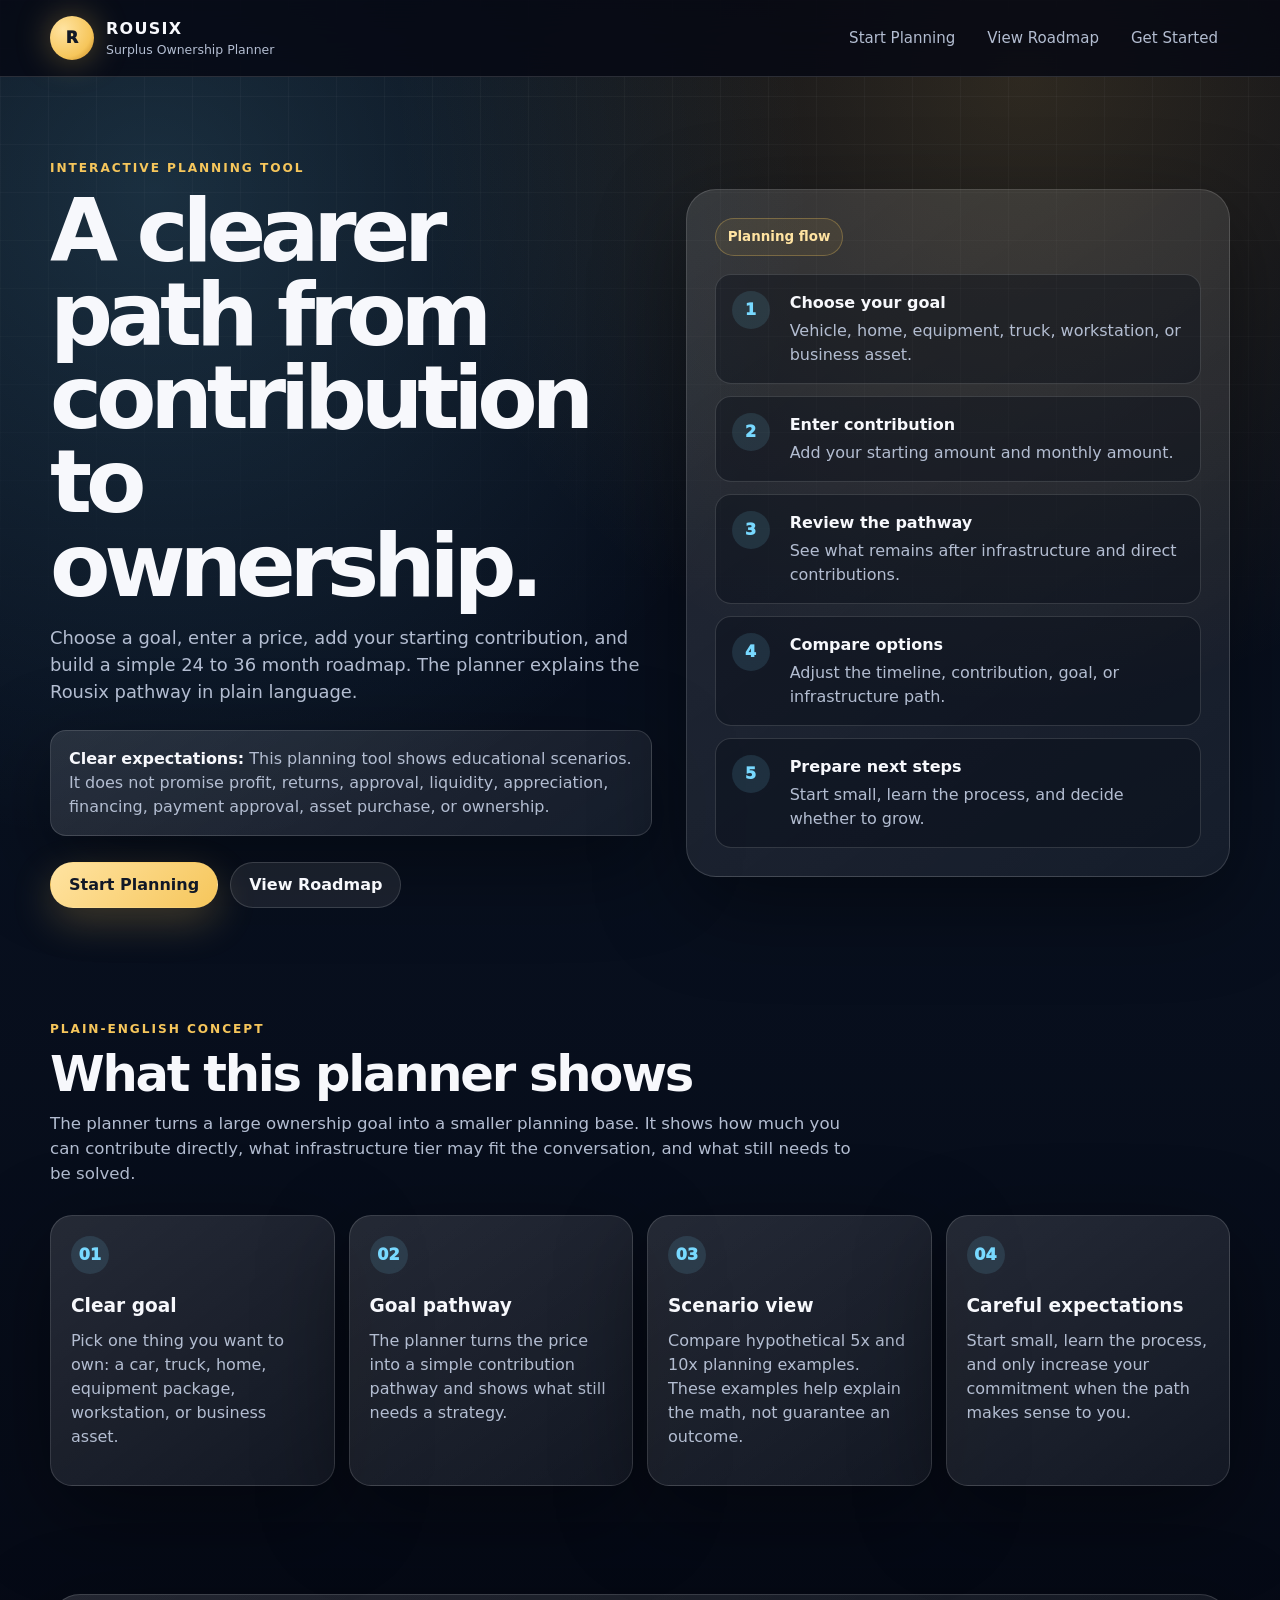
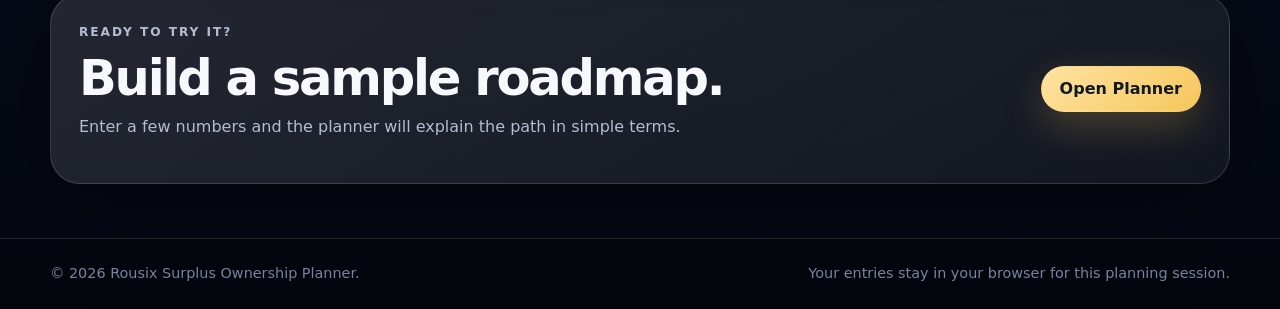
<file: index.html>
<!DOCTYPE html>
<html lang="en">
<head>
  <meta charset="UTF-8" />
  <meta name="viewport" content="width=device-width, initial-scale=1.0" />

  <title>Rousix Surplus Ownership Planner</title>

  <meta
    name="description"
    content="A simple surplus-based planning tool for cars, trucks, homes, equipment, and business goals."
  />

  <link rel="stylesheet" href="styles.css" />
</head>

<body>
  <header class="site-header">
    <div class="shell header-inner">
      <a class="brand" href="index.html">
        <span class="brand-mark">R</span>
        <span class="brand-text">
          <strong>Rousix</strong>
          <small>Surplus Ownership Planner</small>
        </span>
      </a>

      <nav class="nav-links" aria-label="Primary navigation">
        <a href="planner.html">Start Planning</a>
        <a href="roadmap.html">View Roadmap</a>
        <a href="get-started.html">Get Started</a>
      </nav>
    </div>
  </header>

  <main>
    <section class="hero-section">
      <div class="shell hero-grid">
        <div class="hero-copy">
          <p class="eyebrow">Interactive planning tool</p>

          <h1>A clearer path from contribution to ownership.</h1>

          <p class="hero-lede">
            Choose a goal, enter a price, add your starting contribution, and
            build a simple 24 to 36 month roadmap. The planner explains the
            Rousix pathway in plain language.
          </p>

          <div class="important-card">
            <strong>Clear expectations:</strong>
            This planning tool shows educational scenarios. It does not promise
            profit, returns, approval, liquidity, appreciation, financing,
            payment approval, asset purchase, or ownership.
          </div>

          <div class="hero-actions">
            <a class="button button-primary" href="planner.html">Start Planning</a>
            <a class="button button-secondary" href="roadmap.html">View Roadmap</a>
          </div>
        </div>

        <aside class="hero-panel">
          <div class="path-card">
            <span class="path-label">Planning flow</span>

            <ol class="simple-flow">
              <li>
                <span>1</span>
                <div>
                  <strong>Choose your goal</strong>
                  <p>Vehicle, home, equipment, truck, workstation, or business asset.</p>
                </div>
              </li>

              <li>
                <span>2</span>
                <div>
                  <strong>Enter contribution</strong>
                  <p>Add your starting amount and monthly amount.</p>
                </div>
              </li>

              <li>
                <span>3</span>
                <div>
                  <strong>Review the pathway</strong>
                  <p>See what remains after infrastructure and direct contributions.</p>
                </div>
              </li>

              <li>
                <span>4</span>
                <div>
                  <strong>Compare options</strong>
                  <p>Adjust the timeline, contribution, goal, or infrastructure path.</p>
                </div>
              </li>

              <li>
                <span>5</span>
                <div>
                  <strong>Prepare next steps</strong>
                  <p>Start small, learn the process, and decide whether to grow.</p>
                </div>
              </li>
            </ol>
          </div>
        </aside>
      </div>
    </section>

    <section class="section-block">
      <div class="shell">
        <div class="section-heading">
          <p class="eyebrow">Plain-English concept</p>

          <h2>What this planner shows</h2>

          <p>
            The planner turns a large ownership goal into a smaller planning
            base. It shows how much you can contribute directly, what
            infrastructure tier may fit the conversation, and what still needs
            to be solved.
          </p>
        </div>

        <div class="concept-grid">
          <article class="concept-card">
            <span>01</span>
            <h3>Clear goal</h3>
            <p>
              Pick one thing you want to own: a car, truck, home, equipment
              package, workstation, or business asset.
            </p>
          </article>

          <article class="concept-card">
            <span>02</span>
            <h3>Goal pathway</h3>
            <p>
              The planner turns the price into a simple contribution pathway
              and shows what still needs a strategy.
            </p>
          </article>

          <article class="concept-card">
            <span>03</span>
            <h3>Scenario view</h3>
            <p>
              Compare hypothetical 5x and 10x planning examples. These examples
              help explain the math, not guarantee an outcome.
            </p>
          </article>

          <article class="concept-card">
            <span>04</span>
            <h3>Careful expectations</h3>
            <p>
              Start small, learn the process, and only increase your commitment
              when the path makes sense to you.
            </p>
          </article>
        </div>
      </div>
    </section>

    <section class="section-block">
      <div class="shell">
        <div class="cta-panel">
          <div>
            <p class="eyebrow">Ready to try it?</p>
            <h2>Build a sample roadmap.</h2>
            <p>
              Enter a few numbers and the planner will explain the path in
              simple terms.
            </p>
          </div>

          <a class="button button-primary" href="planner.html">Open Planner</a>
        </div>
      </div>
    </section>
  </main>

  <footer class="site-footer">
    <div class="shell footer-inner">
      <p>© <span id="year"></span> Rousix Surplus Ownership Planner.</p>
      <p>Your entries stay in your browser for this planning session.</p>
    </div>
  </footer>

  <script src="app.js"></script>
</body>
</html>
</file>
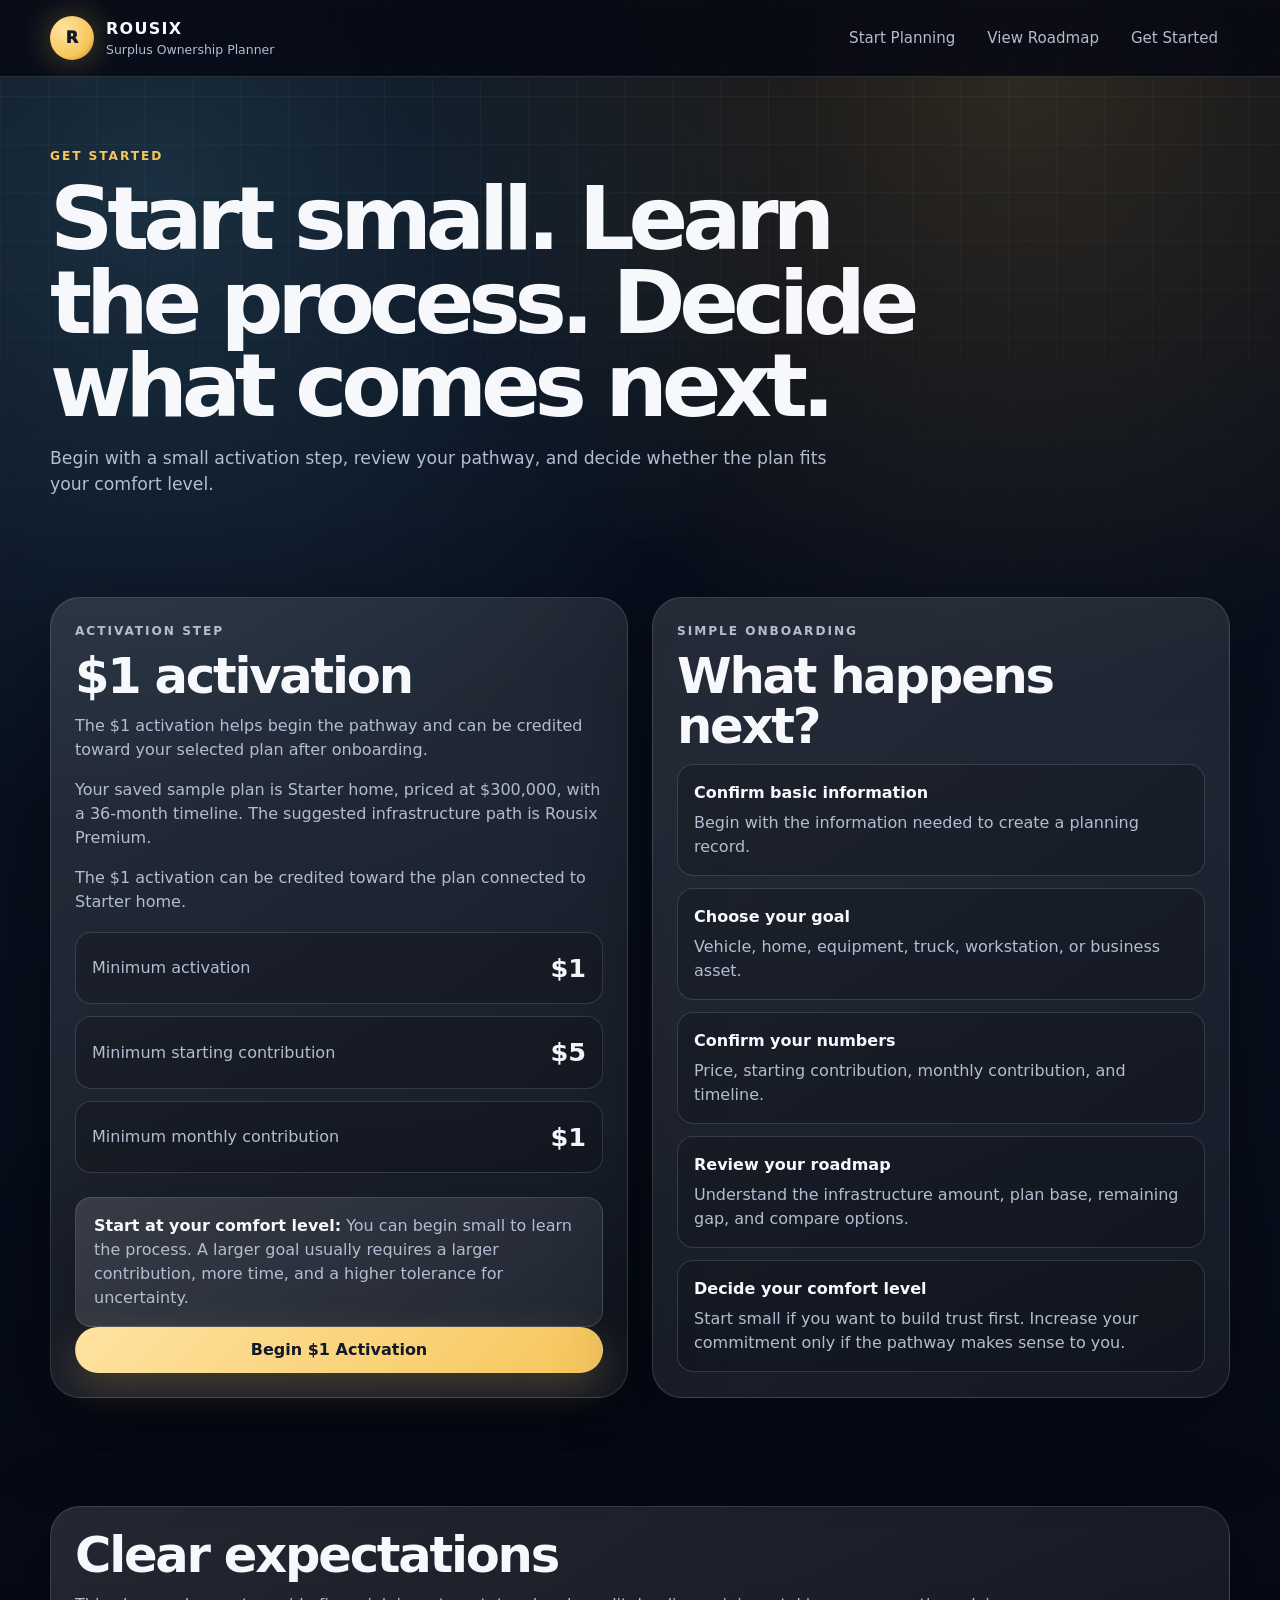
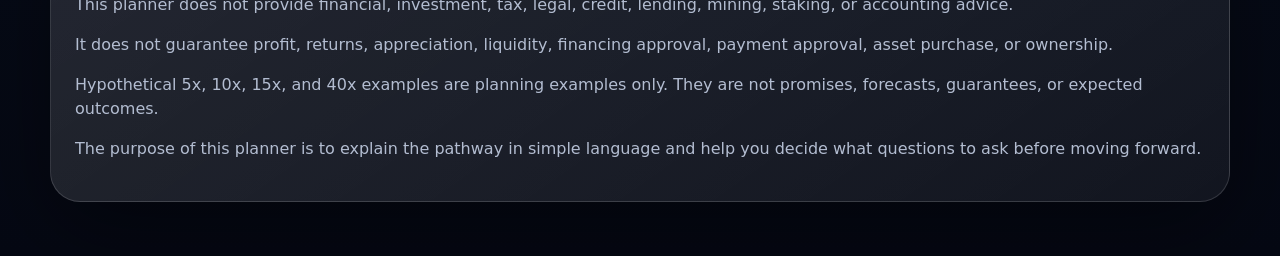
<file: get-started.html>
<!DOCTYPE html>
<html lang="en">
<head>
  <meta charset="UTF-8" />
  <meta name="viewport" content="width=device-width, initial-scale=1.0" />

  <title>Get Started | Rousix Surplus Ownership Planner</title>

  <link rel="stylesheet" href="styles.css" />
</head>

<body>
  <header class="site-header">
    <div class="shell header-inner">
      <a class="brand" href="index.html">
        <span class="brand-mark">R</span>
        <span class="brand-text">
          <strong>Rousix</strong>
          <small>Surplus Ownership Planner</small>
        </span>
      </a>

      <nav class="nav-links" aria-label="Primary navigation">
        <a href="planner.html">Start Planning</a>
        <a href="roadmap.html">View Roadmap</a>
        <a href="get-started.html">Get Started</a>
      </nav>
    </div>
  </header>

  <main>
    <section class="page-hero">
      <div class="shell">
        <p class="eyebrow">Get started</p>

        <h1>Start small. Learn the process. Decide what comes next.</h1>

        <p>
          Begin with a small activation step, review your pathway, and decide
          whether the plan fits your comfort level.
        </p>
      </div>
    </section>

    <section class="section-block">
      <div class="shell start-grid">
        <section class="start-card">
          <p class="eyebrow">Activation step</p>

          <h2>$1 activation</h2>

          <p>
            The $1 activation helps begin the pathway and can be credited toward
            your selected plan after onboarding.
          </p>

          <p id="activationPlanSummary">Your saved sample plan will appear here.</p>

          <p id="activationCreditText">
            The $1 activation can be credited toward your saved plan.
          </p>

          <div class="minimum-list">
            <div>
              <span>Minimum activation</span>
              <strong>$1</strong>
            </div>

            <div>
              <span>Minimum starting contribution</span>
              <strong>$5</strong>
            </div>

            <div>
              <span>Minimum monthly contribution</span>
              <strong>$1</strong>
            </div>
          </div>

          <div class="important-card">
            <strong>Start at your comfort level:</strong>
            You can begin small to learn the process. A larger goal usually
            requires a larger contribution, more time, and a higher tolerance
            for uncertainty.
          </div>

          <a id="activationButton" class="button button-primary full-button" href="#">
            Begin $1 Activation
          </a>
        </section>

        <aside class="start-card">
          <p class="eyebrow">Simple onboarding</p>

          <h2>What happens next?</h2>

          <ol class="vertical-steps">
            <li>
              <strong>Confirm basic information</strong>
              <p>Begin with the information needed to create a planning record.</p>
            </li>

            <li>
              <strong>Choose your goal</strong>
              <p>Vehicle, home, equipment, truck, workstation, or business asset.</p>
            </li>

            <li>
              <strong>Confirm your numbers</strong>
              <p>Price, starting contribution, monthly contribution, and timeline.</p>
            </li>

            <li>
              <strong>Review your roadmap</strong>
              <p>
                Understand the infrastructure amount, plan base, remaining gap,
                and compare options.
              </p>
            </li>

            <li>
              <strong>Decide your comfort level</strong>
              <p>
                Start small if you want to build trust first. Increase your
                commitment only if the pathway makes sense to you.
              </p>
            </li>
          </ol>
        </aside>
      </div>
    </section>

    <section class="section-block">
      <div class="shell">
        <div class="disclaimer-card">
          <h2>Clear expectations</h2>

          <p>
            This planner does not provide financial, investment, tax, legal,
            credit, lending, mining, staking, or accounting advice.
          </p>

          <p>
            It does not guarantee profit, returns, appreciation, liquidity,
            financing approval, payment approval, asset purchase, or ownership.
          </p>

          <p>
            Hypothetical 5x, 10x, 15x, and 40x examples are planning examples
            only. They are not promises, forecasts, guarantees, or expected
            outcomes.
          </p>

          <p>
            The purpose of this planner is to explain the pathway in simple
            language and help you decide what questions to ask before moving
            forward.
          </p>
        </div>
      </div>
    </section>
  </main>

  <script src="app.js"></script>
</body>
</html>
</file>
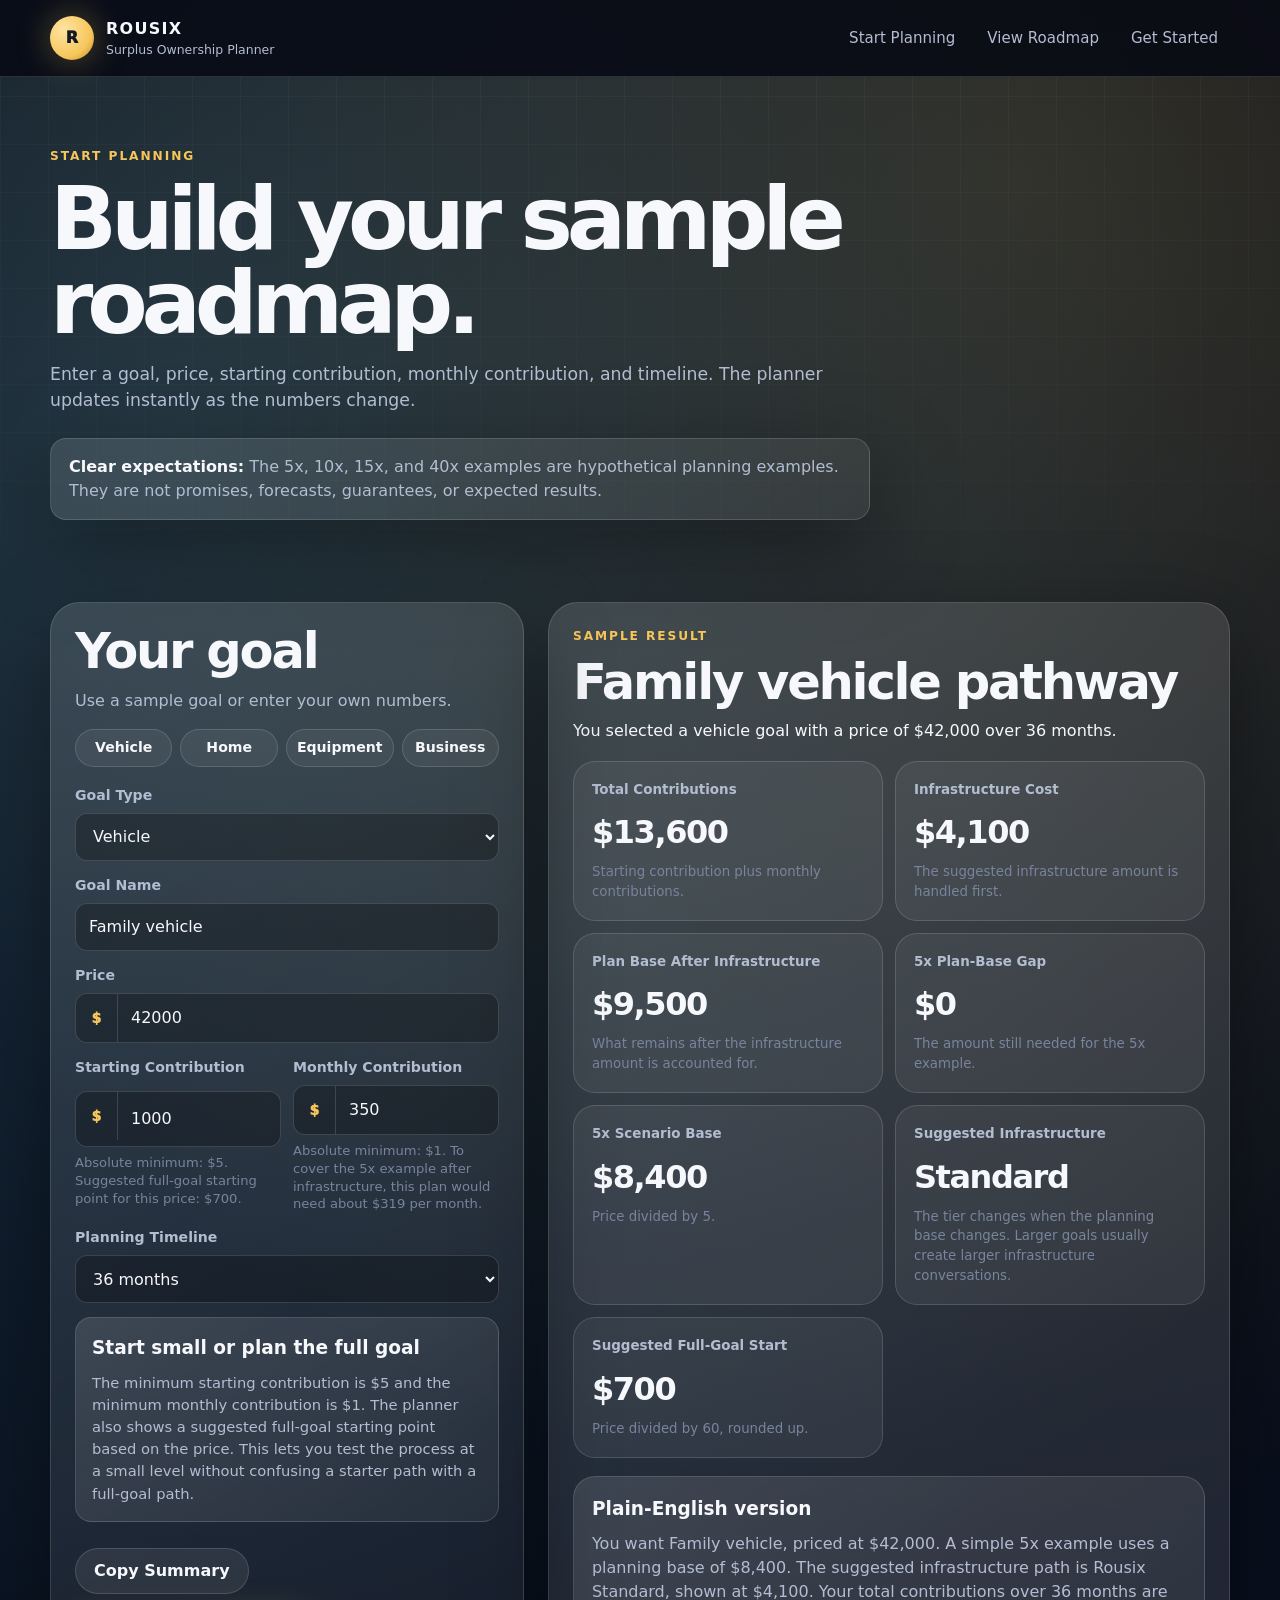
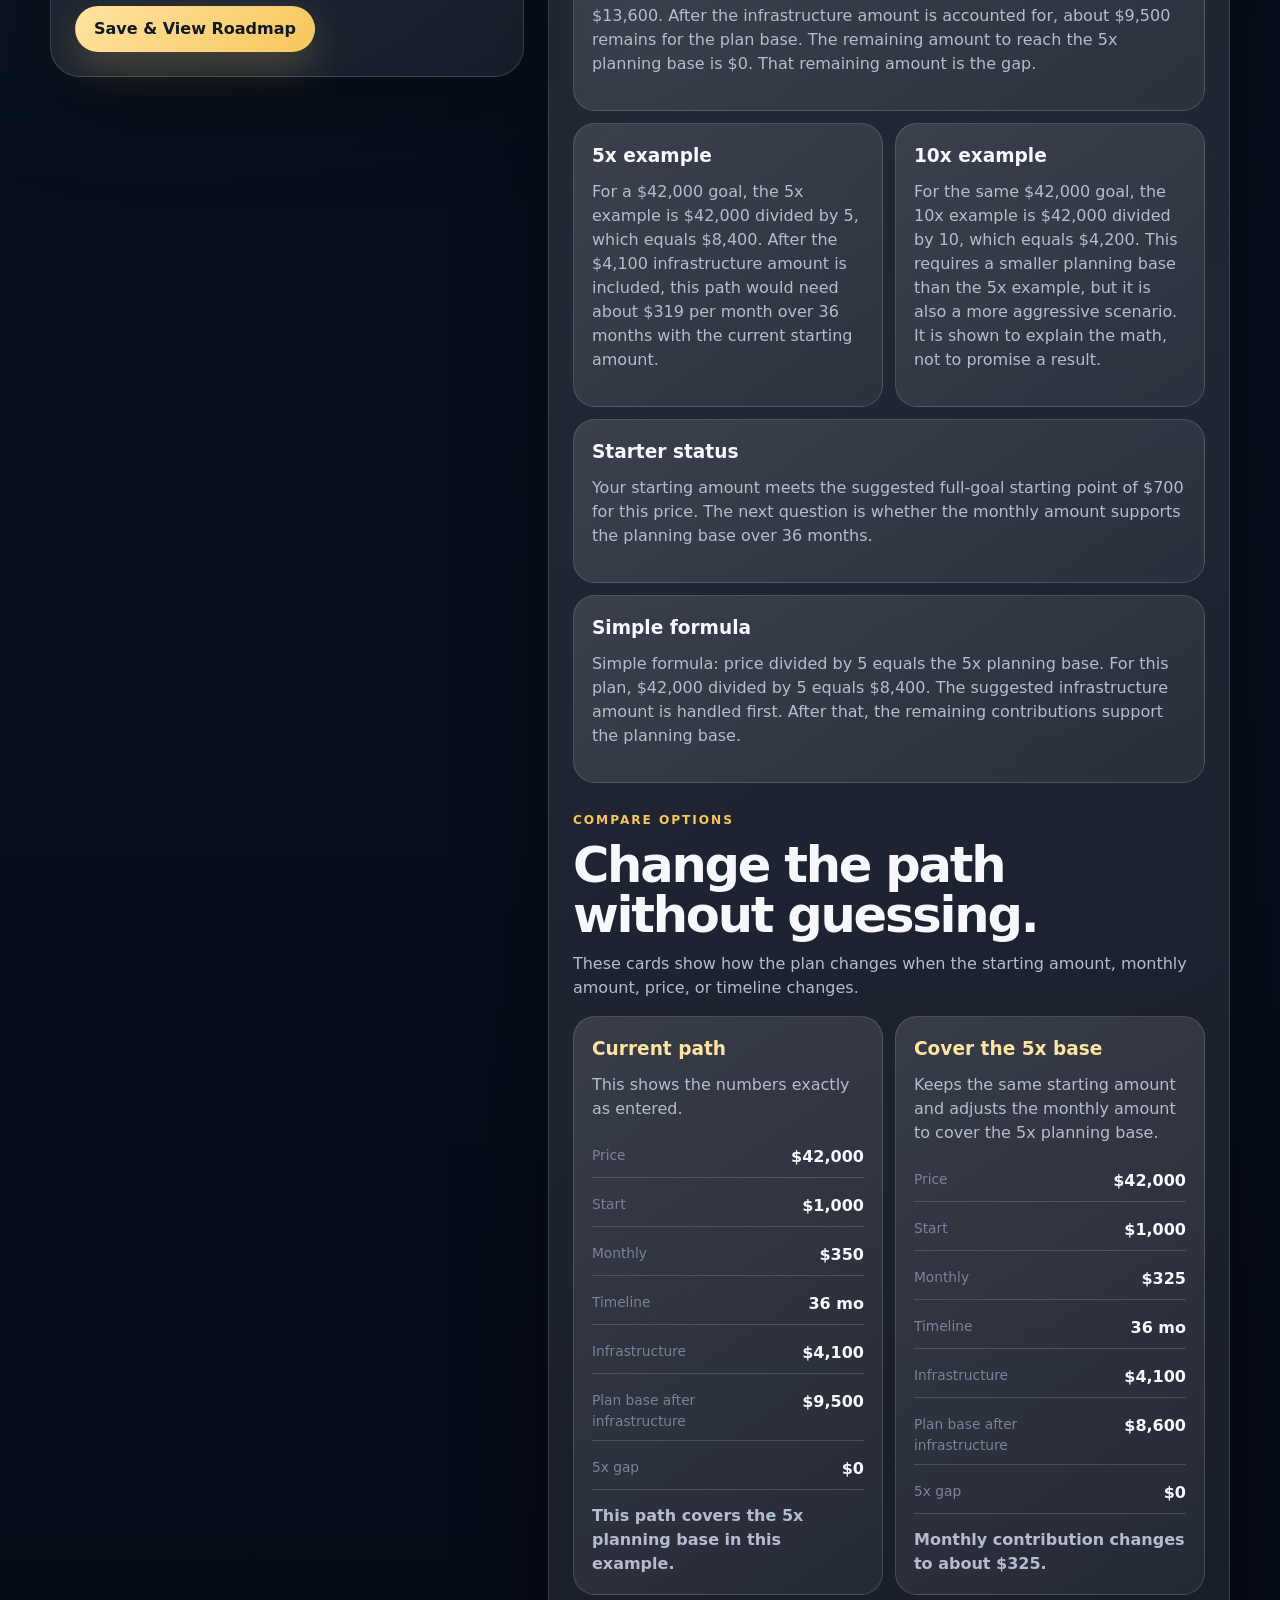
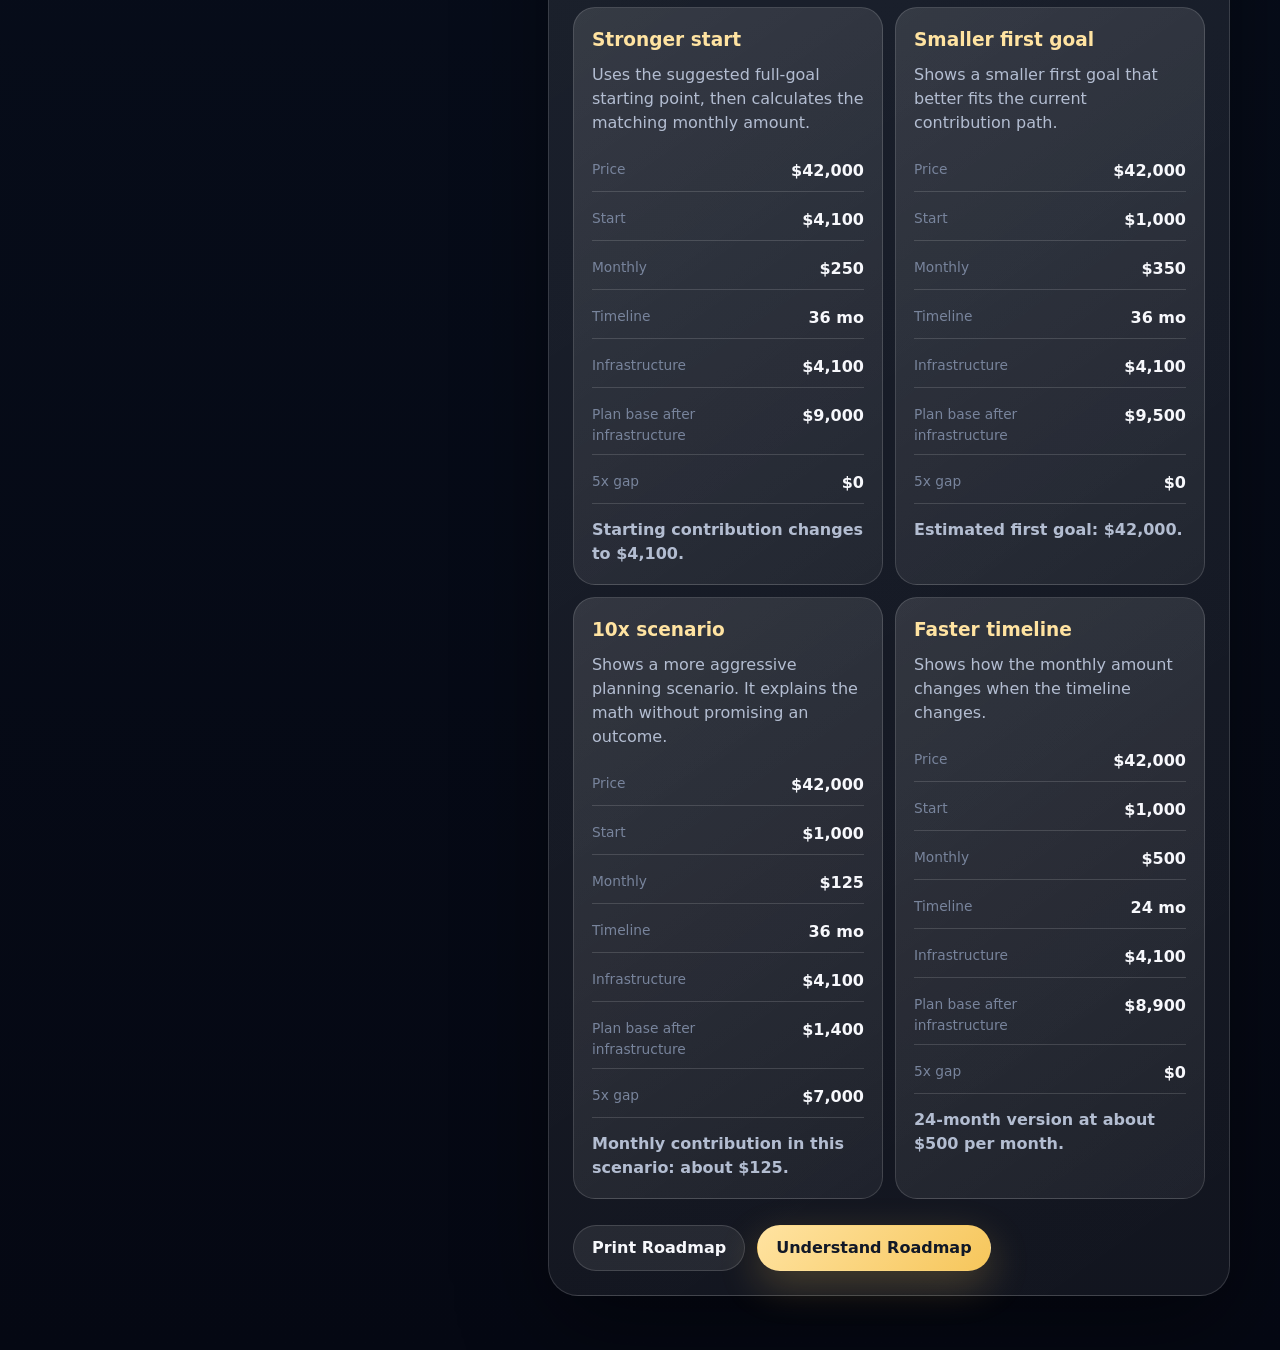
<file: planner.html>
<!DOCTYPE html>
<html lang="en">
<head>
  <meta charset="UTF-8" />
  <meta name="viewport" content="width=device-width, initial-scale=1.0" />

  <title>Start Planning | Rousix Surplus Ownership Planner</title>

  <link rel="stylesheet" href="styles.css" />
</head>

<body>
  <header class="site-header">
    <div class="shell header-inner">
      <a class="brand" href="index.html">
        <span class="brand-mark">R</span>
        <span class="brand-text">
          <strong>Rousix</strong>
          <small>Surplus Ownership Planner</small>
        </span>
      </a>

      <nav class="nav-links" aria-label="Primary navigation">
        <a href="planner.html">Start Planning</a>
        <a href="roadmap.html">View Roadmap</a>
        <a href="get-started.html">Get Started</a>
      </nav>
    </div>
  </header>

  <main>
    <section class="page-hero">
      <div class="shell">
        <p class="eyebrow">Start planning</p>

        <h1>Build your sample roadmap.</h1>

        <p>
          Enter a goal, price, starting contribution, monthly contribution, and
          timeline. The planner updates instantly as the numbers change.
        </p>

        <div class="important-card">
          <strong>Clear expectations:</strong>
          The 5x, 10x, 15x, and 40x examples are hypothetical planning examples.
          They are not promises, forecasts, guarantees, or expected results.
        </div>
      </div>
    </section>

    <section class="planner-section">
      <div class="shell planner-grid">
        <form id="plannerForm" class="planner-card">
          <div class="form-header">
            <h2>Your goal</h2>
            <p>Use a sample goal or enter your own numbers.</p>
          </div>

          <div class="sample-row" aria-label="Sample goal buttons">
            <button type="button" class="sample-button" data-sample="vehicle">
              Vehicle
            </button>
            <button type="button" class="sample-button" data-sample="home">
              Home
            </button>
            <button type="button" class="sample-button" data-sample="equipment">
              Equipment
            </button>
            <button type="button" class="sample-button" data-sample="business">
              Business
            </button>
          </div>

          <label class="field">
            <span>Goal Type</span>
            <select id="goalType">
              <option value="Vehicle" selected>Vehicle</option>
              <option value="Truck">Truck</option>
              <option value="Home">Home</option>
              <option value="Equipment">Equipment</option>
              <option value="Workstation">Workstation</option>
              <option value="Business Asset">Business Asset</option>
            </select>
          </label>

          <label class="field">
            <span>Goal Name</span>
            <input
              id="goalName"
              type="text"
              value="Family vehicle"
              maxlength="70"
              autocomplete="off"
            />
          </label>

          <label class="field">
            <span>Price</span>
            <div class="money-input">
              <span>$</span>
              <input
                id="price"
                type="number"
                min="0"
                step="500"
                value="42000"
              />
            </div>
          </label>

          <div class="field-grid">
            <label class="field">
              <span>Starting Contribution</span>
              <div class="money-input">
                <span>$</span>
                <input
                  id="startingContribution"
                  type="number"
                  min="5"
                  step="25"
                  value="1000"
                />
              </div>
              <small id="startingHelp" class="field-help">
                Absolute minimum: $5.
              </small>
            </label>

            <label class="field">
              <span>Monthly Contribution</span>
              <div class="money-input">
                <span>$</span>
                <input
                  id="monthlyContribution"
                  type="number"
                  min="1"
                  step="25"
                  value="350"
                />
              </div>
              <small id="monthlyHelp" class="field-help">
                Absolute minimum: $1.
              </small>
            </label>
          </div>

          <label class="field">
            <span>Planning Timeline</span>
            <select id="timelineMonths">
              <option value="24">24 months</option>
              <option value="30">30 months</option>
              <option value="36" selected>36 months</option>
            </select>
          </label>

          <div class="minimum-box">
            <h3>Start small or plan the full goal</h3>
            <p>
              The minimum starting contribution is $5 and the minimum monthly
              contribution is $1. The planner also shows a suggested full-goal
              starting point based on the price. This lets you test the process
              at a small level without confusing a starter path with a full-goal
              path.
            </p>
          </div>

          <div class="form-actions">
            <button type="button" id="copySummary" class="button button-secondary">
              Copy Summary
            </button>
            <button type="button" id="saveAndRoadmap" class="button button-primary">
              Save & View Roadmap
            </button>
          </div>
        </form>

        <section class="results-card" aria-live="polite">
          <p class="eyebrow">Sample result</p>

          <h2 id="resultTitle">Family vehicle pathway</h2>

          <p id="simpleSummary">Your plan will appear here.</p>

          <div class="metric-grid">
            <article class="metric-card">
              <span>Total Contributions</span>
              <strong id="directContribution">$0</strong>
              <small>Starting contribution plus monthly contributions.</small>
            </article>

            <article class="metric-card">
              <span>Infrastructure Cost</span>
              <strong id="infrastructureCost">$0</strong>
              <small>The suggested infrastructure amount is handled first.</small>
            </article>

            <article class="metric-card">
              <span>Plan Base After Infrastructure</span>
              <strong id="planBaseAfterInfrastructure">$0</strong>
              <small>What remains after the infrastructure amount is accounted for.</small>
            </article>

            <article class="metric-card">
              <span>5x Plan-Base Gap</span>
              <strong id="fiveXGap">$0</strong>
              <small>The amount still needed for the 5x example.</small>
            </article>

            <article class="metric-card">
              <span>5x Scenario Base</span>
              <strong id="fiveXBase">$0</strong>
              <small>Price divided by 5.</small>
            </article>

            <article class="metric-card">
              <span>Suggested Infrastructure</span>
              <strong id="suggestedTier">Standard</strong>
              <small id="tierReason">Based on price and planning base.</small>
            </article>

            <article class="metric-card">
              <span>Suggested Full-Goal Start</span>
              <strong id="goalMinimum">$0</strong>
              <small>Price divided by 60, rounded up.</small>
            </article>
          </div>

          <div class="scenario-panel">
            <h3>Plain-English version</h3>
            <p id="plainEnglish"></p>
          </div>

          <div class="scenario-grid">
            <article class="scenario-card">
              <h3>5x example</h3>
              <p id="fiveXText"></p>
            </article>

            <article class="scenario-card">
              <h3>10x example</h3>
              <p id="tenXText"></p>
            </article>
          </div>

          <div class="scenario-panel">
            <h3>Starter status</h3>
            <p id="starterStatus"></p>
          </div>

          <div class="scenario-panel">
            <h3>Simple formula</h3>
            <p id="formulaNote"></p>
          </div>

          <div class="compare-section-inline">
            <p class="eyebrow">Compare options</p>

            <h2>Change the path without guessing.</h2>

            <p class="muted-copy">
              These cards show how the plan changes when the starting amount,
              monthly amount, price, or timeline changes.
            </p>

            <div id="compareGrid" class="compare-grid"></div>
          </div>

          <div class="button-row">
            <button type="button" id="printPlan" class="button button-secondary">
              Print Roadmap
            </button>
            <a class="button button-primary" href="roadmap.html">
              Understand Roadmap
            </a>
          </div>
        </section>
      </div>
    </section>
  </main>

  <div id="toast" class="toast" role="status" aria-live="polite">
    Summary copied.
  </div>

  <script src="app.js"></script>
</body>
</html>
</file>
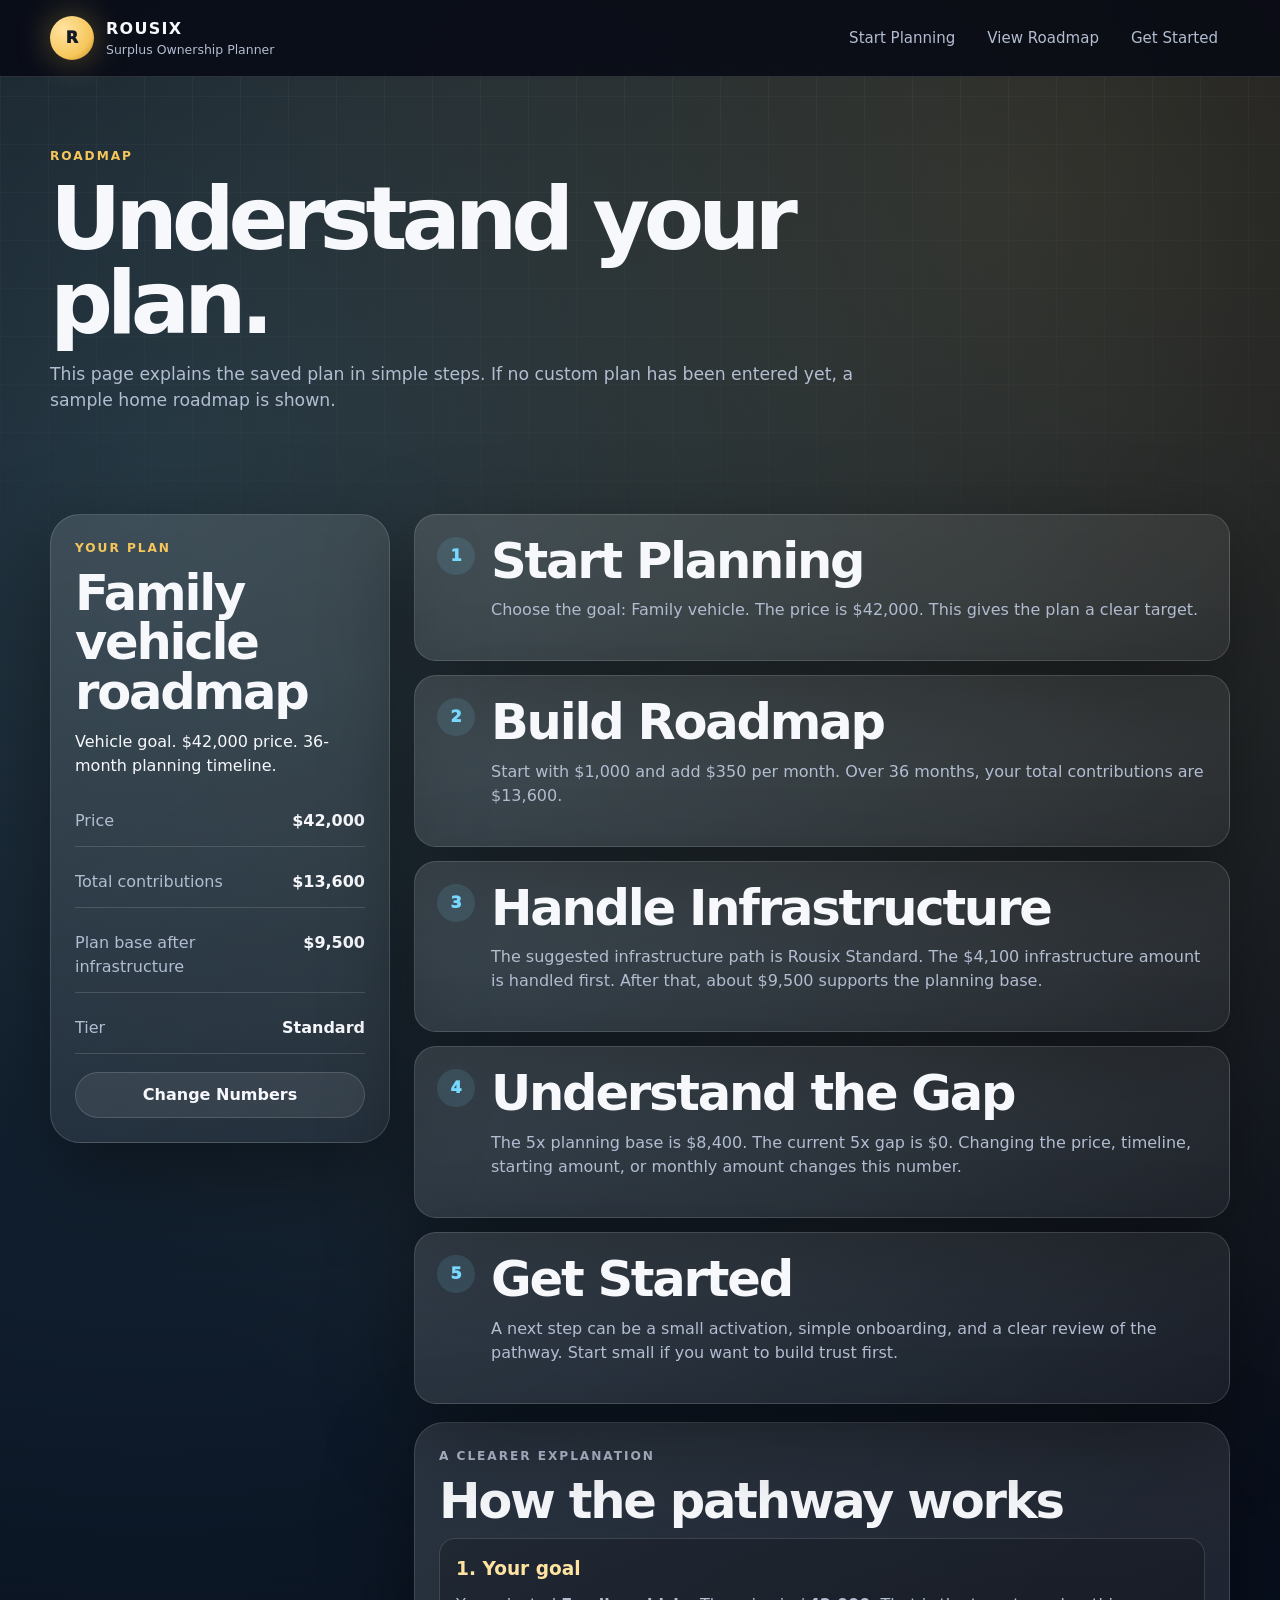
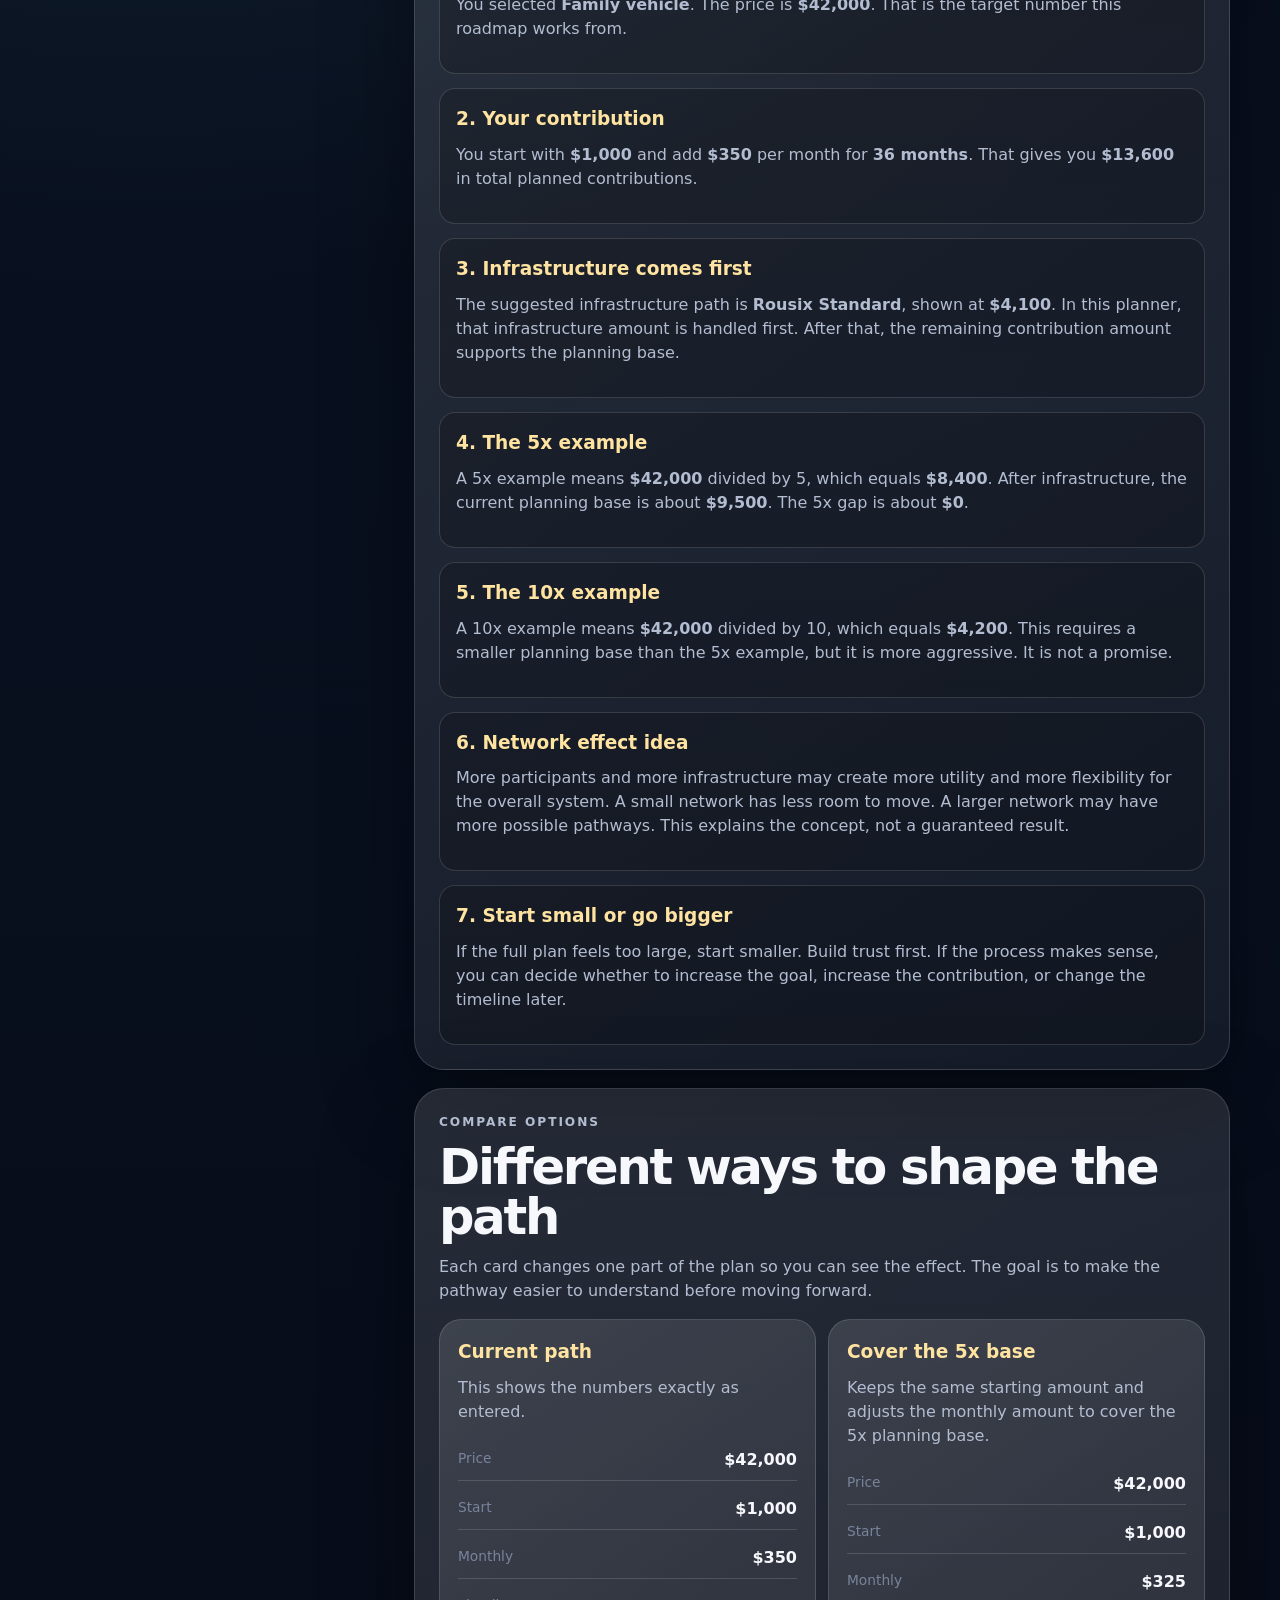
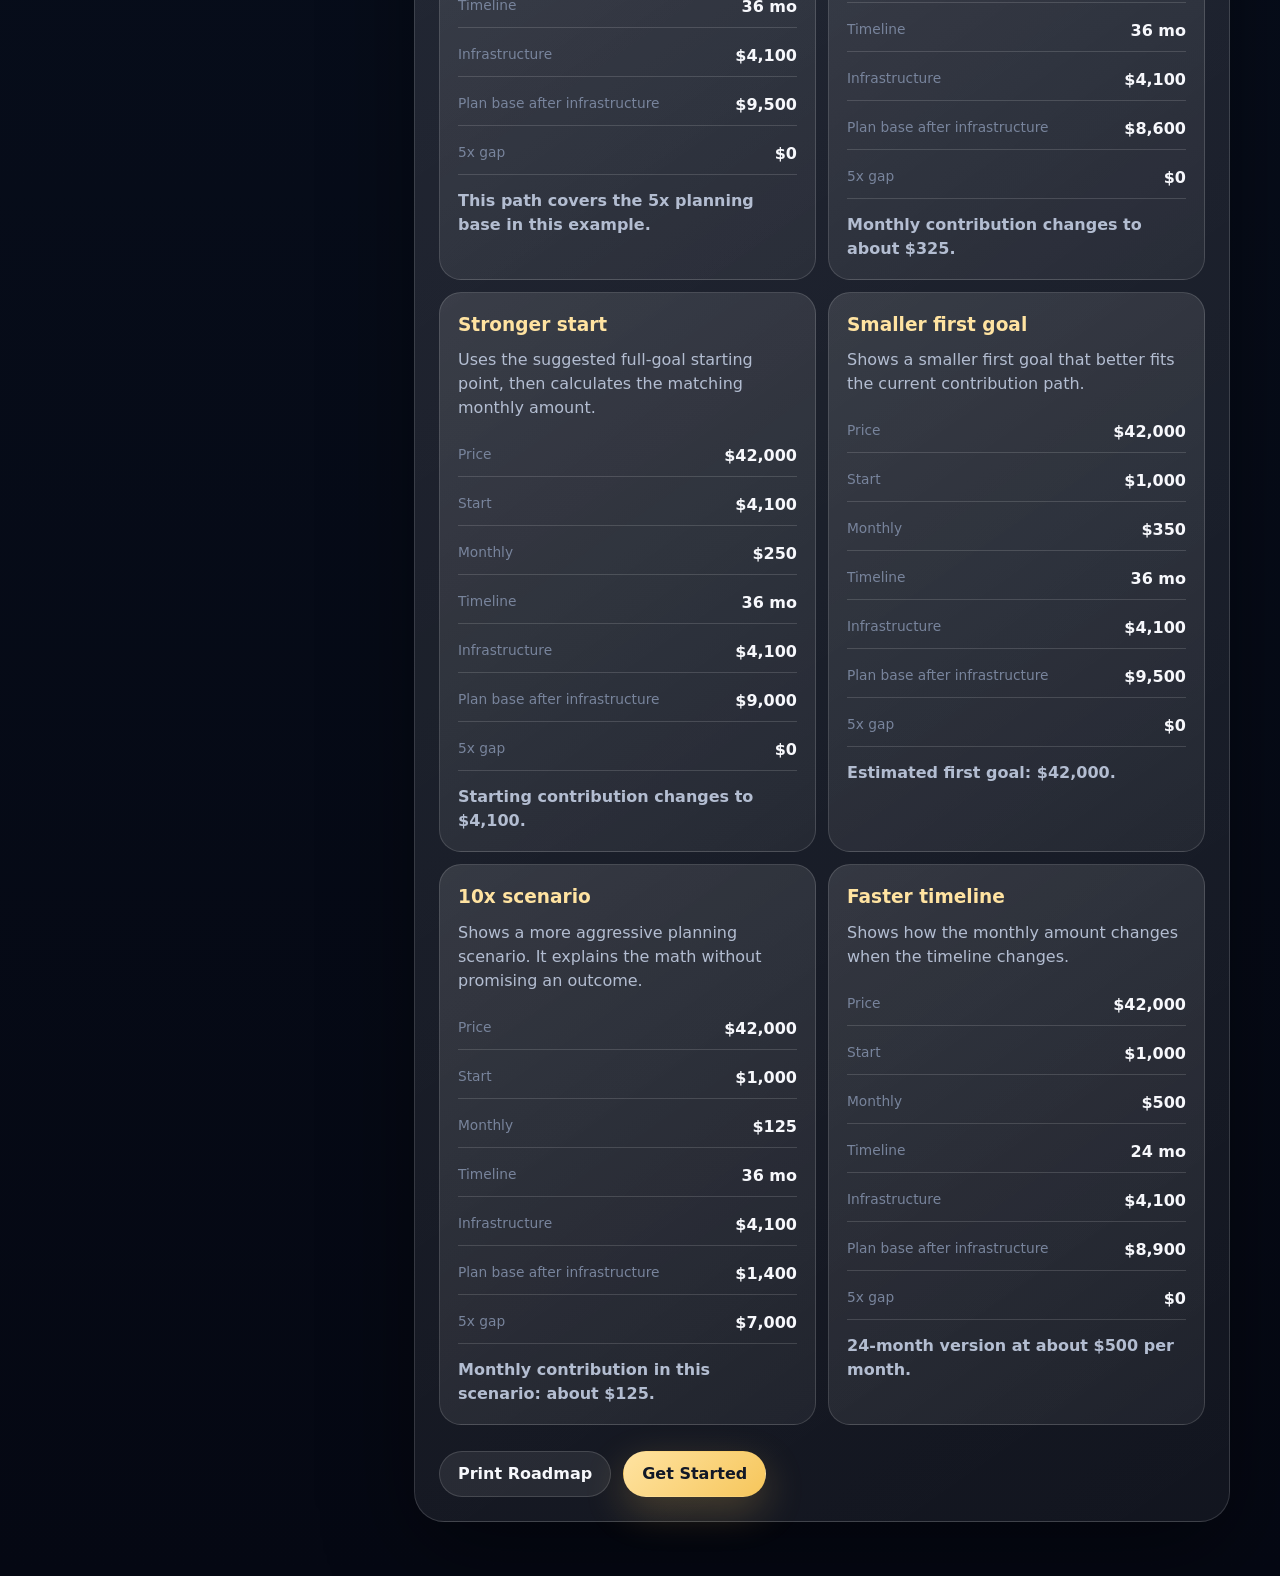
<file: roadmap.html>
<!DOCTYPE html>
<html lang="en">
<head>
  <meta charset="UTF-8" />
  <meta name="viewport" content="width=device-width, initial-scale=1.0" />

  <title>Roadmap | Rousix Surplus Ownership Planner</title>

  <link rel="stylesheet" href="styles.css" />
</head>

<body>
  <header class="site-header">
    <div class="shell header-inner">
      <a class="brand" href="index.html">
        <span class="brand-mark">R</span>
        <span class="brand-text">
          <strong>Rousix</strong>
          <small>Surplus Ownership Planner</small>
        </span>
      </a>

      <nav class="nav-links" aria-label="Primary navigation">
        <a href="planner.html">Start Planning</a>
        <a href="roadmap.html">View Roadmap</a>
        <a href="get-started.html">Get Started</a>
      </nav>
    </div>
  </header>

  <main>
    <section class="page-hero">
      <div class="shell">
        <p class="eyebrow">Roadmap</p>

        <h1>Understand your plan.</h1>

        <p>
          This page explains the saved plan in simple steps. If no custom plan
          has been entered yet, a sample home roadmap is shown.
        </p>
      </div>
    </section>

    <section class="roadmap-section">
      <div class="shell roadmap-layout">
        <aside class="summary-sidebar">
          <p class="eyebrow">Your plan</p>

          <h2 id="roadmapTitle">Sample roadmap</h2>

          <p id="roadmapSummary">Your saved plan will appear here.</p>

          <div class="mini-metrics">
            <div>
              <span>Price</span>
              <strong id="sidePrice">$0</strong>
            </div>

            <div>
              <span>Total contributions</span>
              <strong id="sideDirect">$0</strong>
            </div>

            <div>
              <span>Plan base after infrastructure</span>
              <strong id="sidePlanBase">$0</strong>
            </div>

            <div>
              <span>Tier</span>
              <strong id="sideTier">Standard</strong>
            </div>
          </div>

          <a class="button button-secondary full-button" href="planner.html">
            Change Numbers
          </a>
        </aside>

        <section class="roadmap-main">
          <div class="stage-stack">
            <article class="stage-card">
              <span class="stage-number">1</span>
              <h2>Start Planning</h2>
              <p id="stageOneText">Choose the goal and enter the price.</p>
            </article>

            <article class="stage-card">
              <span class="stage-number">2</span>
              <h2>Build Roadmap</h2>
              <p id="stageTwoText">
                Add the starting contribution and monthly contribution.
              </p>
            </article>

            <article class="stage-card">
              <span class="stage-number">3</span>
              <h2>Handle Infrastructure</h2>
              <p id="stageThreeText">
                The suggested infrastructure amount is handled before plan-base math.
              </p>
            </article>

            <article class="stage-card">
              <span class="stage-number">4</span>
              <h2>Understand the Gap</h2>
              <p id="stageFourText">See what still needs a strategy.</p>
            </article>

            <article class="stage-card">
              <span class="stage-number">5</span>
              <h2>Get Started</h2>
              <p id="stageFiveText">
                Start small, learn the process, and decide whether to increase
                your commitment later.
              </p>
            </article>
          </div>

          <div class="explanation-panel">
            <p class="eyebrow">A clearer explanation</p>

            <h2>How the pathway works</h2>

            <div id="laymanExplanation" class="layman-text"></div>
          </div>

          <div class="explanation-panel">
            <p class="eyebrow">Compare options</p>

            <h2>Different ways to shape the path</h2>

            <p>
              Each card changes one part of the plan so you can see the effect.
              The goal is to make the pathway easier to understand before moving
              forward.
            </p>

            <div id="roadmapCompareGrid" class="compare-grid"></div>

            <div class="button-row">
              <button type="button" id="printRoadmap" class="button button-secondary">
                Print Roadmap
              </button>
              <a class="button button-primary" href="get-started.html">
                Get Started
              </a>
            </div>
          </div>
        </section>
      </div>
    </section>
  </main>

  <script src="app.js"></script>
</body>
</html>
</file>
<file: styles.css>
:root {
  --bg: #050813;
  --bg-2: #08101f;
  --panel: rgba(255, 255, 255, 0.075);
  --panel-strong: rgba(255, 255, 255, 0.12);
  --text: #f7f8fc;
  --muted: #b3bdd1;
  --faint: #78849c;
  --line: rgba(255, 255, 255, 0.14);
  --gold: #f6c65b;
  --gold-2: #ffe3a1;
  --blue: #78d9ff;
  --green: #8df5b6;
  --red: #ff9a9a;
  --shadow: 0 28px 90px rgba(0, 0, 0, 0.42);
  --radius-xl: 30px;
  --radius-lg: 22px;
  --radius-md: 16px;
  --radius-sm: 12px;
  --max: 1180px;
}

* {
  box-sizing: border-box;
}

html {
  scroll-behavior: smooth;
}

body {
  margin: 0;
  color: var(--text);
  background:
    radial-gradient(circle at 12% 10%, rgba(120, 217, 255, 0.18), transparent 32%),
    radial-gradient(circle at 80% 4%, rgba(246, 198, 91, 0.17), transparent 30%),
    linear-gradient(180deg, #050813 0%, #08101f 42%, #050813 100%);
  font-family:
    Inter,
    ui-sans-serif,
    system-ui,
    -apple-system,
    BlinkMacSystemFont,
    "Segoe UI",
    sans-serif;
  line-height: 1.5;
}

body::before {
  content: "";
  position: fixed;
  inset: 0;
  pointer-events: none;
  background-image:
    linear-gradient(rgba(255, 255, 255, 0.035) 1px, transparent 1px),
    linear-gradient(90deg, rgba(255, 255, 255, 0.035) 1px, transparent 1px);
  background-size: 48px 48px;
  mask-image: linear-gradient(to bottom, black, transparent 80%);
}

a {
  color: inherit;
  text-decoration: none;
}

button,
input,
select {
  font: inherit;
}

button {
  cursor: pointer;
}

.shell {
  width: min(var(--max), calc(100% - 36px));
  margin-inline: auto;
}

.site-header {
  position: sticky;
  top: 0;
  z-index: 20;
  backdrop-filter: blur(18px);
  background: rgba(5, 8, 19, 0.82);
  border-bottom: 1px solid var(--line);
}

.header-inner {
  min-height: 76px;
  display: flex;
  align-items: center;
  justify-content: space-between;
  gap: 22px;
}

.brand {
  display: inline-flex;
  align-items: center;
  gap: 12px;
}

.brand-mark {
  width: 44px;
  height: 44px;
  display: grid;
  place-items: center;
  color: #111827;
  border-radius: 50%;
  font-weight: 950;
  background:
    radial-gradient(circle at 30% 30%, var(--gold-2), var(--gold) 65%, #be7f1c);
  box-shadow: 0 0 34px rgba(246, 198, 91, 0.35);
}

.brand-text {
  display: grid;
}

.brand-text strong {
  font-size: 1rem;
  letter-spacing: 0.08em;
  text-transform: uppercase;
}

.brand-text small {
  color: var(--muted);
  font-size: 0.78rem;
}

.nav-links {
  display: flex;
  gap: 8px;
  align-items: center;
}

.nav-links a {
  padding: 10px 12px;
  color: var(--muted);
  border-radius: 999px;
  font-size: 0.94rem;
}

.nav-links a:hover,
.nav-links a:focus {
  color: var(--text);
  background: rgba(255, 255, 255, 0.09);
}

.hero-section {
  padding: 82px 0 58px;
}

.hero-grid {
  display: grid;
  grid-template-columns: minmax(0, 1.05fr) minmax(320px, 0.95fr);
  gap: 34px;
  align-items: center;
}

.page-hero {
  padding: 70px 0 28px;
}

.page-hero p:not(.eyebrow) {
  max-width: 820px;
  color: var(--muted);
  font-size: 1.08rem;
}

.eyebrow {
  margin: 0 0 12px;
  color: var(--gold);
  text-transform: uppercase;
  letter-spacing: 0.16em;
  font-size: 0.76rem;
  font-weight: 850;
}

h1,
h2,
h3,
p {
  margin-top: 0;
}

h1 {
  max-width: 900px;
  margin-bottom: 18px;
  font-size: clamp(2.5rem, 7vw, 5.5rem);
  line-height: 0.95;
  letter-spacing: -0.07em;
}

h2 {
  margin-bottom: 12px;
  font-size: clamp(1.8rem, 4vw, 3.1rem);
  line-height: 1;
  letter-spacing: -0.045em;
}

h3 {
  margin-bottom: 10px;
  font-size: 1.16rem;
}

.hero-lede {
  max-width: 740px;
  color: var(--muted);
  font-size: 1.12rem;
}

.hero-actions,
.form-actions,
.button-row {
  display: flex;
  flex-wrap: wrap;
  gap: 12px;
  margin-top: 26px;
}

.button {
  min-height: 46px;
  display: inline-flex;
  align-items: center;
  justify-content: center;
  padding: 0 18px;
  border: 1px solid transparent;
  border-radius: 999px;
  font-weight: 850;
  transition:
    transform 160ms ease,
    background 160ms ease,
    border-color 160ms ease;
}

.button:hover,
.button:focus {
  transform: translateY(-1px);
}

.button-primary {
  color: #111827;
  background: linear-gradient(135deg, var(--gold-2), var(--gold));
  box-shadow: 0 14px 40px rgba(246, 198, 91, 0.24);
}

.button-secondary {
  color: var(--text);
  background: rgba(255, 255, 255, 0.08);
  border-color: var(--line);
}

.full-button {
  width: 100%;
}

.important-card,
.path-card,
.planner-card,
.results-card,
.concept-card,
.cta-panel,
.summary-sidebar,
.stage-card,
.explanation-panel,
.start-card,
.disclaimer-card,
.scenario-panel,
.scenario-card,
.minimum-box,
.compare-card {
  border: 1px solid var(--line);
  background:
    linear-gradient(145deg, rgba(255, 255, 255, 0.12), rgba(255, 255, 255, 0.055));
  border-radius: var(--radius-xl);
  box-shadow: var(--shadow);
}

.important-card {
  max-width: 820px;
  margin: 24px 0 0;
  padding: 16px 18px;
  color: var(--muted);
  border-radius: var(--radius-md);
}

.important-card strong {
  color: var(--text);
}

.path-card {
  padding: 28px;
}

.path-label {
  display: inline-flex;
  margin-bottom: 18px;
  padding: 8px 12px;
  color: var(--gold-2);
  border: 1px solid rgba(246, 198, 91, 0.3);
  border-radius: 999px;
  background: rgba(246, 198, 91, 0.08);
  font-size: 0.84rem;
  font-weight: 850;
}

.simple-flow,
.vertical-steps {
  display: grid;
  gap: 12px;
  padding: 0;
  margin: 0;
  list-style: none;
}

.simple-flow li {
  display: grid;
  grid-template-columns: 46px 1fr;
  gap: 12px;
  padding: 16px;
  border: 1px solid var(--line);
  border-radius: var(--radius-md);
  background: rgba(3, 8, 20, 0.38);
}

.simple-flow li span,
.concept-card span,
.stage-number {
  width: 38px;
  height: 38px;
  display: grid;
  place-items: center;
  color: var(--blue);
  border-radius: 50%;
  background: rgba(120, 217, 255, 0.12);
  font-weight: 950;
}

.simple-flow p,
.concept-card p,
.stage-card p,
.start-card p,
.disclaimer-card p,
.explanation-panel p,
.scenario-card p,
.scenario-panel p,
.minimum-box p,
.compare-card p {
  color: var(--muted);
}

.simple-flow p {
  margin: 4px 0 0;
}

.section-block,
.planner-section,
.roadmap-section {
  padding: 54px 0;
}

.section-heading {
  max-width: 820px;
  margin-bottom: 28px;
}

.section-heading p:not(.eyebrow) {
  color: var(--muted);
  font-size: 1.04rem;
}

.concept-grid {
  display: grid;
  grid-template-columns: repeat(4, 1fr);
  gap: 14px;
}

.concept-card {
  padding: 20px;
  border-radius: var(--radius-lg);
}

.concept-card span {
  margin-bottom: 18px;
}

.cta-panel {
  display: flex;
  justify-content: space-between;
  align-items: center;
  gap: 22px;
  padding: 28px;
}

.cta-panel p {
  max-width: 650px;
  color: var(--muted);
}

.planner-grid {
  display: grid;
  grid-template-columns: minmax(320px, 0.82fr) minmax(0, 1.18fr);
  gap: 24px;
  align-items: start;
}

.planner-card,
.results-card,
.summary-sidebar,
.explanation-panel,
.start-card,
.disclaimer-card {
  padding: 24px;
}

.planner-card {
  position: sticky;
  top: 98px;
}

.form-header p {
  color: var(--muted);
}

.sample-row {
  display: grid;
  grid-template-columns: repeat(4, 1fr);
  gap: 8px;
  margin-bottom: 18px;
}

.sample-button {
  min-height: 38px;
  padding: 6px 10px;
  color: var(--text);
  border: 1px solid var(--line);
  border-radius: 999px;
  background: rgba(255, 255, 255, 0.06);
  font-size: 0.88rem;
  font-weight: 850;
}

.sample-button:hover,
.sample-button:focus {
  border-color: rgba(246, 198, 91, 0.35);
  background: rgba(246, 198, 91, 0.14);
}

.field-grid {
  display: grid;
  grid-template-columns: 1fr 1fr;
  gap: 12px;
}

.field {
  display: grid;
  gap: 7px;
  margin-bottom: 14px;
}

.field span {
  color: var(--muted);
  font-size: 0.88rem;
  font-weight: 850;
}

.field-help {
  color: var(--faint);
  font-size: 0.82rem;
  line-height: 1.35;
}

input,
select {
  width: 100%;
  min-height: 48px;
  padding: 0 13px;
  color: var(--text);
  outline: none;
  border: 1px solid var(--line);
  border-radius: var(--radius-sm);
  background: rgba(0, 0, 0, 0.26);
}

select {
  color-scheme: dark;
}

input:focus,
select:focus {
  border-color: rgba(120, 217, 255, 0.72);
  box-shadow: 0 0 0 4px rgba(120, 217, 255, 0.14);
}

.money-input {
  display: grid;
  grid-template-columns: 42px 1fr;
  overflow: hidden;
  border: 1px solid var(--line);
  border-radius: var(--radius-sm);
  background: rgba(0, 0, 0, 0.26);
}

.money-input span {
  height: 48px;
  display: grid;
  place-items: center;
  color: var(--gold);
  border-right: 1px solid var(--line);
  font-weight: 950;
}

.money-input input {
  border: 0;
  border-radius: 0;
  background: transparent;
}

.minimum-box {
  margin-top: 6px;
  padding: 16px;
  border-radius: var(--radius-md);
  box-shadow: none;
}

.minimum-box p {
  margin-bottom: 0;
  font-size: 0.92rem;
}

.metric-grid {
  display: grid;
  grid-template-columns: repeat(2, 1fr);
  gap: 12px;
  margin: 18px 0;
}

.metric-card {
  padding: 18px;
  border: 1px solid var(--line);
  border-radius: var(--radius-lg);
  background: rgba(255, 255, 255, 0.06);
}

.metric-card span {
  display: block;
  margin-bottom: 8px;
  color: var(--muted);
  font-size: 0.84rem;
  font-weight: 850;
}

.metric-card strong {
  display: block;
  font-size: clamp(1.35rem, 3vw, 2rem);
  letter-spacing: -0.045em;
}

.metric-card small {
  display: block;
  margin-top: 6px;
  color: var(--faint);
}

.scenario-panel,
.scenario-card {
  padding: 18px;
  border-radius: var(--radius-lg);
  margin-top: 12px;
  box-shadow: none;
}

.scenario-grid {
  display: grid;
  grid-template-columns: 1fr 1fr;
  gap: 12px;
}

.compare-section-inline {
  margin-top: 28px;
}

.muted-copy {
  color: var(--muted);
}

.compare-grid {
  display: grid;
  grid-template-columns: repeat(2, 1fr);
  gap: 12px;
  margin-top: 16px;
}

.compare-card {
  padding: 18px;
  border-radius: var(--radius-lg);
  box-shadow: none;
}

.compare-card h3 {
  color: var(--gold-2);
}

.compare-mini {
  display: grid;
  gap: 8px;
  margin: 14px 0;
}

.compare-mini div {
  display: flex;
  justify-content: space-between;
  gap: 14px;
  padding: 8px 0;
  border-bottom: 1px solid var(--line);
}

.compare-mini span {
  color: var(--faint);
  font-size: 0.86rem;
}

.compare-mini strong {
  text-align: right;
}

.compare-note {
  margin-bottom: 0;
  font-weight: 700;
}

.roadmap-layout {
  display: grid;
  grid-template-columns: 340px minmax(0, 1fr);
  gap: 24px;
  align-items: start;
}

.summary-sidebar {
  position: sticky;
  top: 98px;
}

.mini-metrics {
  display: grid;
  gap: 10px;
  margin: 18px 0;
}

.mini-metrics div {
  display: flex;
  justify-content: space-between;
  gap: 16px;
  padding: 13px 0;
  border-bottom: 1px solid var(--line);
}

.mini-metrics span {
  color: var(--muted);
}

.stage-stack {
  display: grid;
  gap: 14px;
}

.stage-card {
  position: relative;
  padding: 22px 22px 22px 76px;
  border-radius: var(--radius-lg);
}

.stage-number {
  position: absolute;
  left: 22px;
  top: 22px;
}

.explanation-panel {
  margin-top: 18px;
}

.layman-text {
  display: grid;
  gap: 14px;
}

.layman-text article {
  padding: 16px;
  border: 1px solid var(--line);
  border-radius: var(--radius-md);
  background: rgba(0, 0, 0, 0.18);
}

.layman-text h3 {
  color: var(--gold-2);
}

.start-grid {
  display: grid;
  grid-template-columns: 1fr 1fr;
  gap: 24px;
}

.minimum-list {
  display: grid;
  gap: 12px;
  margin: 18px 0;
}

.minimum-list div {
  display: flex;
  align-items: center;
  justify-content: space-between;
  gap: 16px;
  padding: 16px;
  border: 1px solid var(--line);
  border-radius: var(--radius-md);
  background: rgba(0, 0, 0, 0.18);
}

.minimum-list span {
  color: var(--muted);
}

.minimum-list strong {
  font-size: 1.6rem;
}

.vertical-steps li {
  padding: 16px;
  border: 1px solid var(--line);
  border-radius: var(--radius-md);
  background: rgba(0, 0, 0, 0.18);
}

.vertical-steps p {
  margin: 6px 0 0;
}

.site-footer {
  border-top: 1px solid var(--line);
  background: rgba(0, 0, 0, 0.26);
}

.footer-inner {
  display: flex;
  justify-content: space-between;
  gap: 18px;
  padding: 24px 0;
  color: var(--faint);
  font-size: 0.9rem;
}

.footer-inner p {
  margin: 0;
}

.toast {
  position: fixed;
  left: 50%;
  bottom: 24px;
  z-index: 40;
  padding: 12px 16px;
  color: #07101f;
  background: var(--green);
  border-radius: 999px;
  font-weight: 900;
  opacity: 0;
  pointer-events: none;
  transform: translate(-50%, 18px);
  transition:
    opacity 180ms ease,
    transform 180ms ease;
}

.toast.show {
  opacity: 1;
  transform: translate(-50%, 0);
}

@media (max-width: 980px) {
  .hero-grid,
  .planner-grid,
  .roadmap-layout,
  .start-grid {
    grid-template-columns: 1fr;
  }

  .planner-card,
  .summary-sidebar {
    position: static;
  }

  .concept-grid,
  .compare-grid {
    grid-template-columns: repeat(2, 1fr);
  }

  .nav-links {
    display: none;
  }
}

@media (max-width: 720px) {
  .shell {
    width: min(100% - 24px, var(--max));
  }

  .hero-section {
    padding-top: 48px;
  }

  .field-grid,
  .metric-grid,
  .sample-row,
  .scenario-grid,
  .concept-grid,
  .compare-grid {
    grid-template-columns: 1fr;
  }

  .cta-panel {
    display: grid;
  }

  .brand-text small {
    display: none;
  }

  .stage-card {
    padding-left: 22px;
    padding-top: 72px;
  }

  h1 {
    letter-spacing: -0.055em;
  }
}

@media print {
  body {
    color: #111827;
    background: #ffffff;
  }

  body::before,
  .site-header,
  .planner-card,
  .site-footer,
  .toast,
  .button-row,
  .form-actions {
    display: none !important;
  }

  .results-card,
  .summary-sidebar,
  .stage-card,
  .explanation-panel,
  .disclaimer-card,
  .metric-card,
  .compare-card {
    color: #111827;
    background: #ffffff;
    box-shadow: none;
    border-color: #d5d8df;
  }

  p,
  .metric-card small,
  .metric-card span,
  .compare-mini span {
    color: #374151 !important;
  }
}
</file>
